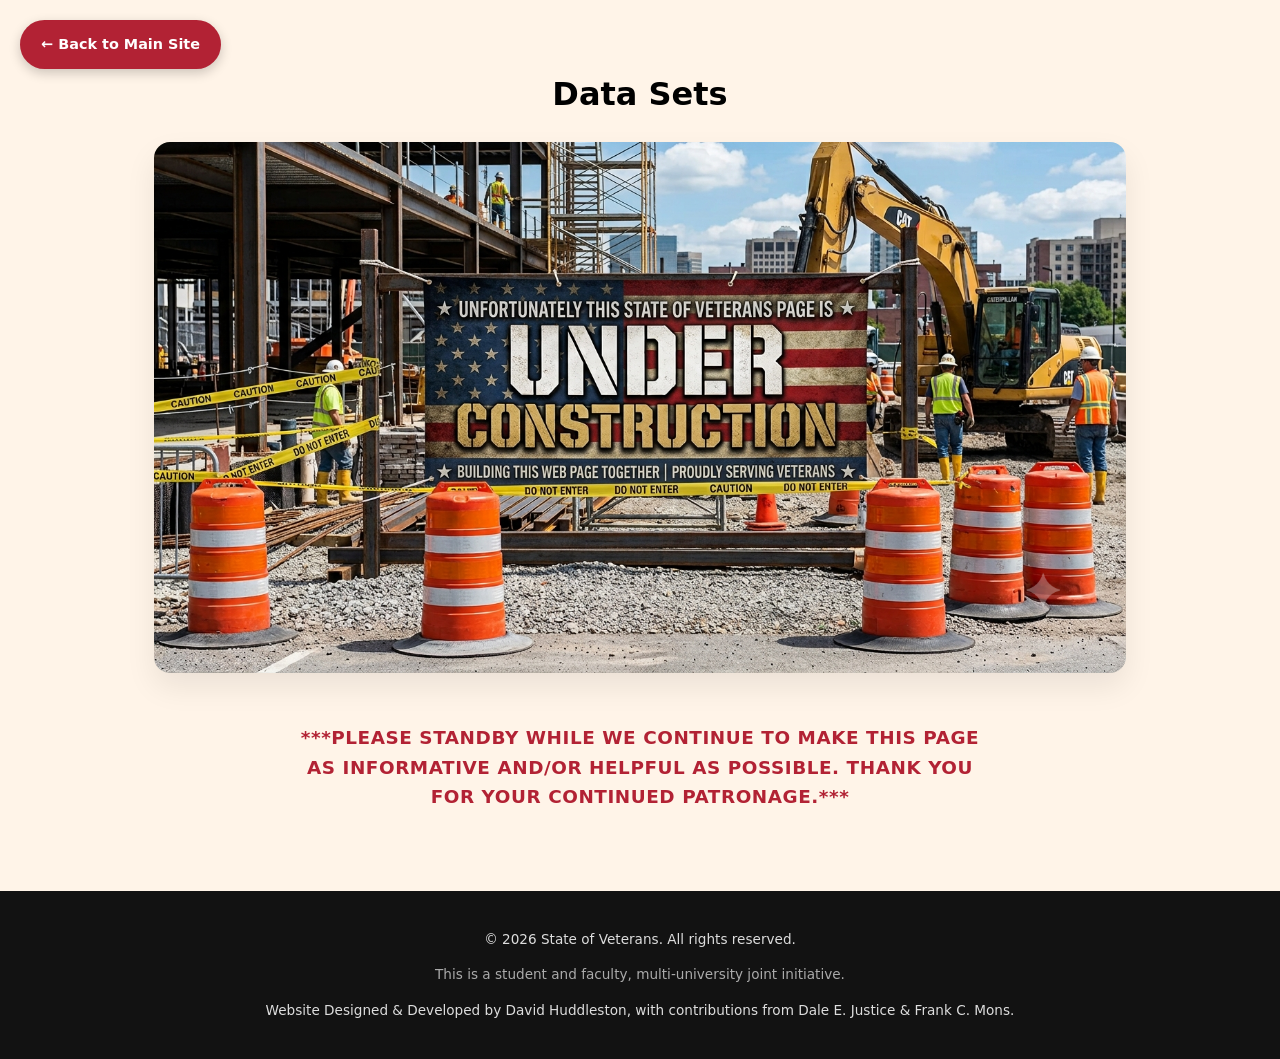
<file: data-sets.html>
<!DOCTYPE html>
<html lang="en">
<head>
    <meta charset="UTF-8" />
    <meta name="viewport" content="width=device-width, initial-scale=1.0" />
    <title>Data Sets - State of Veterans</title>
    <link rel="icon" type="image/png" href="images/Official Logo.png?v=2" />
    <link rel="stylesheet" href="styles.1.css" />

    <style>
        body {
            background-color: #fff4e8; /* warm cream orange background */
        }

        .under-construction-wrapper {
            display: flex;
            flex-direction: column;
            align-items: center;
            justify-content: center;
            text-align: center;
            padding: 3rem 1.5rem;
            min-height: calc(100vh - 200px);
            width: 100%;
            max-width: 1200px; 
            margin: 0 auto;
        }

        .construction-img {
            width: 95%;
            max-width: 1100px;
            height: auto;
            border-radius: var(--border-radius);
            box-shadow: var(--shadow-soft);
            margin-bottom: 2rem;
        }

        .construction-msg {
            max-width: 700px;
            font-size: 1.15rem;
            font-weight: 700;
            color: var(--primary);
            letter-spacing: 0.03em;
            line-height: 1.6;
            margin-bottom: 2rem;
            text-transform: uppercase;
        }

        .floating-home-btn {
            position: fixed;
            top: 20px;
            left: 20px;
            z-index: 10000;
            padding: 0.7rem 1.2rem;
            background: var(--primary);
            color: #ffffff;
            border: 2px solid transparent;
            border-radius: 999px;
            text-decoration: none;
            font-family: system-ui, -apple-system, sans-serif;
            font-weight: 600;
            font-size: 0.9rem;
            box-shadow: 0 4px 12px rgba(0, 0, 0, 0.2);
            transition: background 0.2s ease;
        }

        .floating-home-btn:hover {
            background: #6b1430;
        }
    </style>
</head>
<body>

    <!-- Back to Main Site Floating Button -->
    <a href="index.html" class="floating-home-btn">← Back to Main Site</a>

    <main class="container">
        <div class="under-construction-wrapper">
            <h1>Data Sets</h1>
            
            
            <!-- Under Construction Image -->
            <img src="images/Webpage Under Construction.png" alt="Under Construction" class="construction-img" />

            <!-- Under Construction Notice -->
            <p class="construction-msg">
                ***PLEASE STANDBY WHILE WE CONTINUE TO MAKE THIS PAGE AS INFORMATIVE AND/OR HELPFUL AS POSSIBLE. THANK YOU FOR YOUR CONTINUED PATRONAGE.***
            </p>

            
        </div>
    </main>

     <!-- Footer -->
    <footer class="site-footer">
        <div class="container footer-content">
            <p>&copy; <span id="year"></span> State of Veterans. All rights reserved.</p>
            <p class="footer-note">
                This is a student and faculty, multi-university joint initiative.
            </p>
            <p class="footer-signature">Website Designed & Developed by David Huddleston, with contributions from Dale E. Justice & Frank C. Mons.</p>
        </div>
    </footer>

    <script>
        document.getElementById("year").textContent = new Date().getFullYear();
    </script>
</body>


<!-- Website Designed & Developed by David Huddleston, with contributions from Dale E. Justice & Frank C. Mons.
 * Copyright (c) 2026 David Huddleston. All rights reserved.
 * Lead Website Development | Full-Stack Web Developer
 * Unauthorized copying, modification, or distribution is strictly prohibited.
 -->
</file>
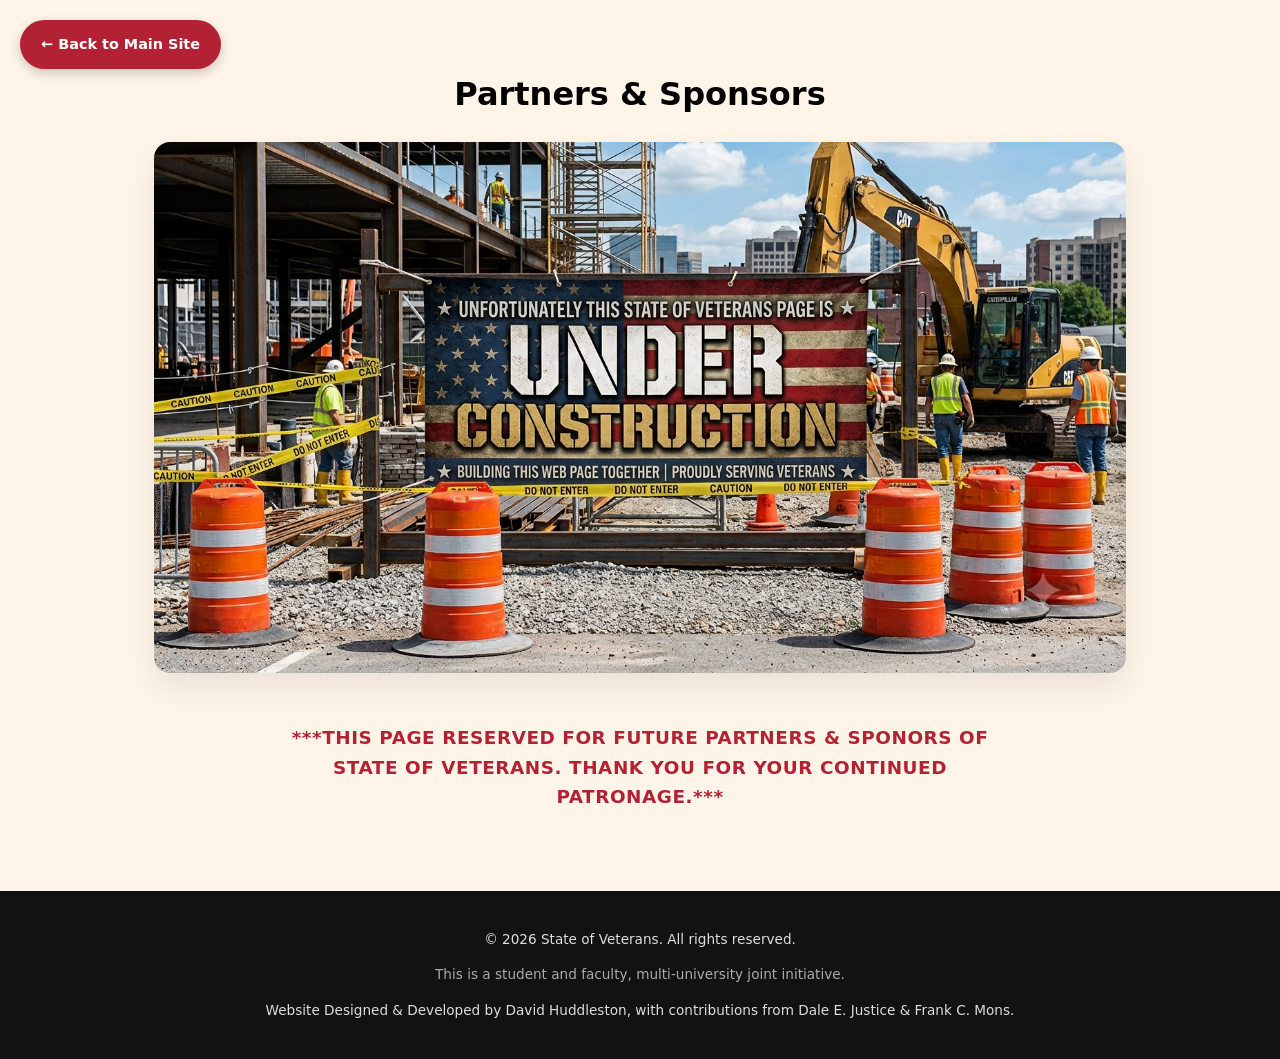
<file: partners-sponsors.html>
<!DOCTYPE html>
<html lang="en">
<head>
    <meta charset="UTF-8" />
    <meta name="viewport" content="width=device-width, initial-scale=1.0" />
    <title>Partners and Sponsors - State of Veterans</title>
    <link rel="icon" type="image/png" href="images/Official Logo.png?v=2" />
    <link rel="stylesheet" href="styles.1.css" />

    <style>
        body {
            background-color: #fff4e8; /* warm cream orange background */
        }

        .under-construction-wrapper {
            display: flex;
            flex-direction: column;
            align-items: center;
            justify-content: center;
            text-align: center;
            padding: 3rem 1.5rem;
            min-height: calc(100vh - 200px);
            width: 100%;
            max-width: 1200px; 
            margin: 0 auto;
        }

        .construction-img {
            width: 95%;
            max-width: 1100px;
            height: auto;
            border-radius: var(--border-radius);
            box-shadow: var(--shadow-soft);
            margin-bottom: 2rem;
        }

        .construction-msg {
            max-width: 700px;
            font-size: 1.15rem;
            font-weight: 700;
            color: var(--primary);
            letter-spacing: 0.03em;
            line-height: 1.6;
            margin-bottom: 2rem;
            text-transform: uppercase;
        }

        .floating-home-btn {
            position: fixed;
            top: 20px;
            left: 20px;
            z-index: 10000;
            padding: 0.7rem 1.2rem;
            background: var(--primary);
            color: #ffffff;
            border: 2px solid transparent;
            border-radius: 999px;
            text-decoration: none;
            font-family: system-ui, -apple-system, sans-serif;
            font-weight: 600;
            font-size: 0.9rem;
            box-shadow: 0 4px 12px rgba(0, 0, 0, 0.2);
            transition: background 0.2s ease;
        }

        .floating-home-btn:hover {
            background: #6b1430;
        }
    </style>
</head>
<body>

    <!-- Back to Main Site Floating Button -->
    <a href="index.html" class="floating-home-btn">← Back to Main Site</a>

    <main class="container">
        <div class="under-construction-wrapper">
            <h1>Partners & Sponsors</h1>
            
            
            <!-- Under Construction Image -->
            <img src="images/Webpage Under Construction.png" alt="Under Construction" class="construction-img" />

            <!-- Under Construction Notice -->
            <p class="construction-msg">
                ***THIS PAGE RESERVED FOR FUTURE PARTNERS & SPONORS OF STATE OF VETERANS. THANK YOU FOR YOUR CONTINUED PATRONAGE.***
            </p>

            
        </div>
    </main>

     <!-- Footer -->
    <footer class="site-footer">
        <div class="container footer-content">
            <p>&copy; <span id="year"></span> State of Veterans. All rights reserved.</p>
            <p class="footer-note">
                This is a student and faculty, multi-university joint initiative.
            </p>
            <p class="footer-signature">Website Designed & Developed by David Huddleston, with contributions from Dale E. Justice & Frank C. Mons.</p>
        </div>
    </footer>

    <script>
        document.getElementById("year").textContent = new Date().getFullYear();
    </script>
</body>

<!-- Website Designed & Developed by David Huddleston, with contributions from Dale E. Justice & Frank C. Mons.
 * Copyright (c) 2026 State of Veterans. All Rights Reserved
 * Unauthorized copying, modification, or distribution is strictly prohibited.
 -->
</file>
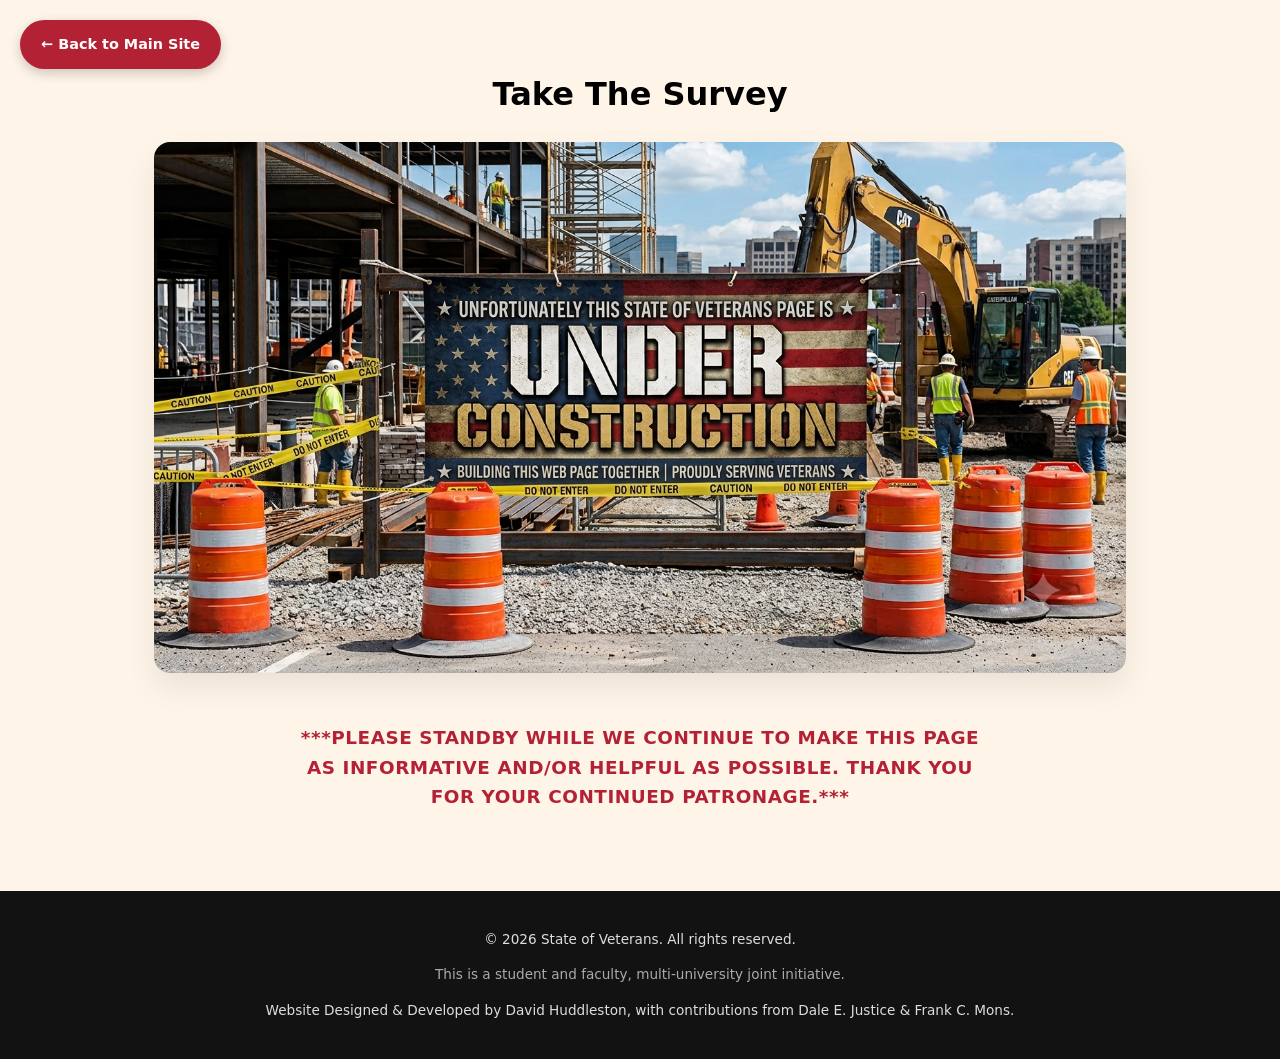
<file: take-the-survey.html>
<!DOCTYPE html>
<html lang="en">
<head>
    <meta charset="UTF-8" />
    <meta name="viewport" content="width=device-width, initial-scale=1.0" />
    <title>Take The Survey - State of Veterans</title>
    <link rel="icon" type="image/png" href="images/Official Logo.png?v=2" />
    <link rel="stylesheet" href="styles.1.css" />

    <style>
        body {
            background-color: #fff4e8; /* warm cream orange background */
        }

        .under-construction-wrapper {
            display: flex;
            flex-direction: column;
            align-items: center;
            justify-content: center;
            text-align: center;
            padding: 3rem 1.5rem;
            min-height: calc(100vh - 200px);
            width: 100%;
            max-width: 1200px; 
            margin: 0 auto;
        }

        .construction-img {
            width: 95%;
            max-width: 1100px;
            height: auto;
            border-radius: var(--border-radius);
            box-shadow: var(--shadow-soft);
            margin-bottom: 2rem;
        }

        .construction-msg {
            max-width: 700px;
            font-size: 1.15rem;
            font-weight: 700;
            color: var(--primary);
            letter-spacing: 0.03em;
            line-height: 1.6;
            margin-bottom: 2rem;
            text-transform: uppercase;
        }

        .floating-home-btn {
            position: fixed;
            top: 20px;
            left: 20px;
            z-index: 10000;
            padding: 0.7rem 1.2rem;
            background: var(--primary);
            color: #ffffff;
            border: 2px solid transparent;
            border-radius: 999px;
            text-decoration: none;
            font-family: system-ui, -apple-system, sans-serif;
            font-weight: 600;
            font-size: 0.9rem;
            box-shadow: 0 4px 12px rgba(0, 0, 0, 0.2);
            transition: background 0.2s ease;
        }

        .floating-home-btn:hover {
            background: #6b1430;
        }
    </style>
</head>
<body>

    <!-- Back to Main Site Floating Button -->
    <a href="index.html" class="floating-home-btn">← Back to Main Site</a>

    <main class="container">
        <div class="under-construction-wrapper">
            <h1>Take The Survey</h1>
            
            
            <!-- Under Construction Image -->
            <img src="images/Webpage Under Construction.png" alt="Under Construction" class="construction-img" />

            <!-- Under Construction Notice -->
            <p class="construction-msg">
                ***PLEASE STANDBY WHILE WE CONTINUE TO MAKE THIS PAGE AS INFORMATIVE AND/OR HELPFUL AS POSSIBLE. THANK YOU FOR YOUR CONTINUED PATRONAGE.***
            </p>

        </div>
    </main>

    <!-- Footer -->
    <footer class="site-footer">
        <div class="container footer-content">
            <p>&copy; <span id="year"></span> State of Veterans. All rights reserved.</p>
            <p class="footer-note">
                This is a student and faculty, multi-university joint initiative.
            </p>
            <p class="footer-signature">Website Designed & Developed by David Huddleston, with contributions from Dale E. Justice & Frank C. Mons.</p>
        </div>
    </footer>

    <script>
        document.getElementById("year").textContent = new Date().getFullYear();
    </script>
</body>
</html>

<!-- Website Designed & Developed by David Huddleston, with contributions from Dale E. Justice & Frank C. Mons.
 * Copyright (c) 2026 State of Veterans. All Rights Reserved
 * Unauthorized copying, modification, or distribution is strictly prohibited.
 -->
</file>
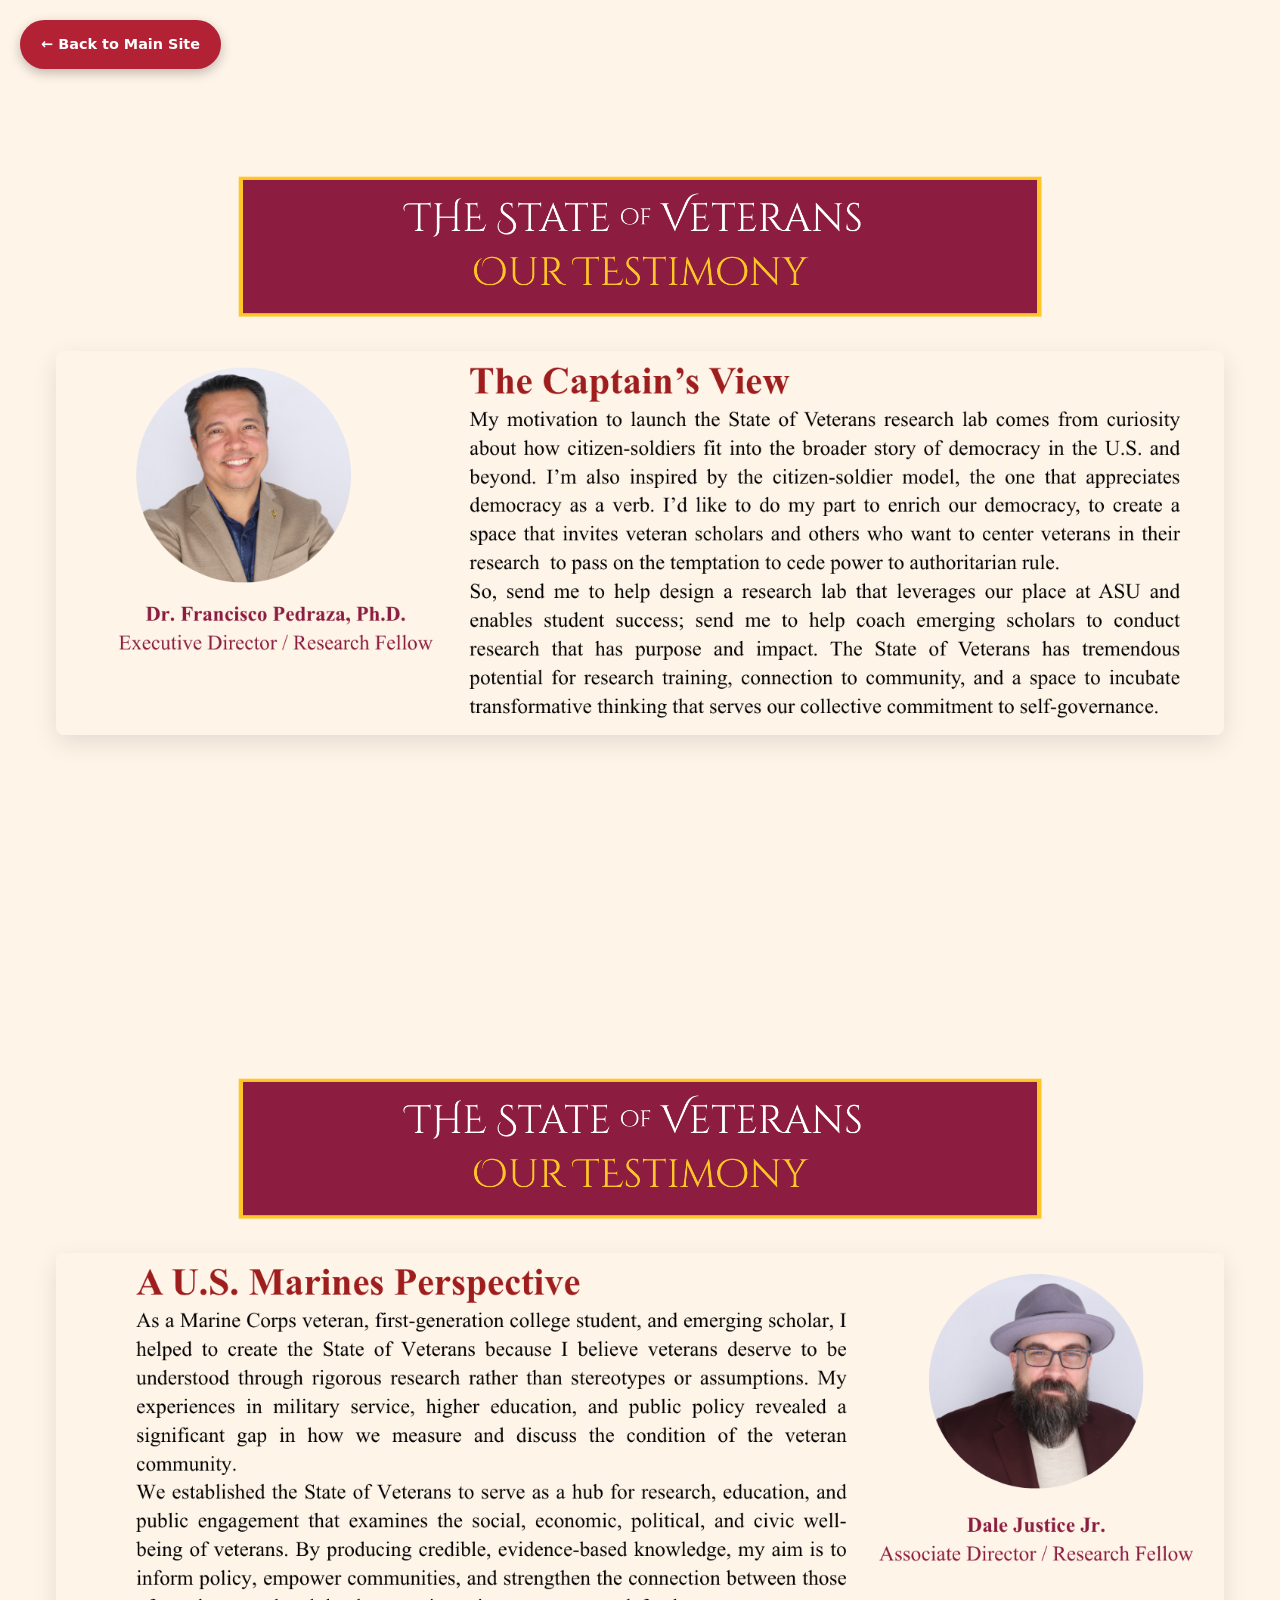
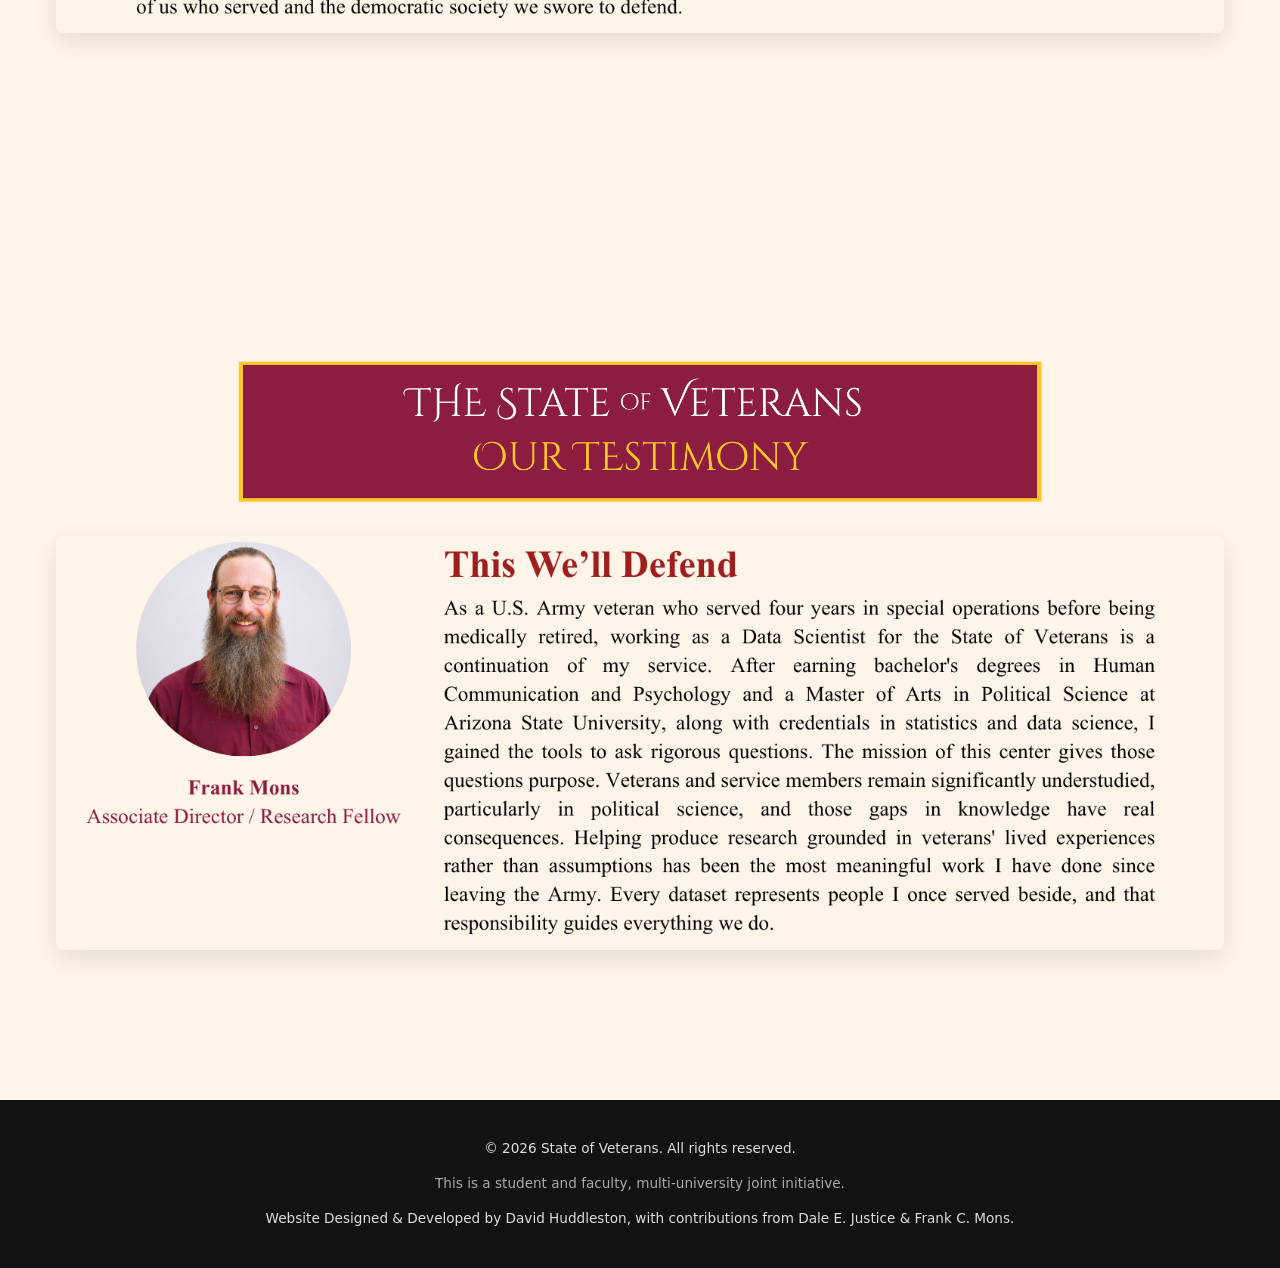
<file: testimonial-page-1.html>
<!DOCTYPE html>
<html lang="en">
<head>
    <meta charset="UTF-8" />
    <meta name="viewport" content="width=device-width, initial-scale=1.0" />
    <title>Testimonials Page 1 - State of Veterans</title>
    <link rel="icon" type="image/png" href="images/Official Logo.png?v=2" />
    <link rel="stylesheet" href="styles.1.css" />

    <style>
        body { 
            margin: 0; 
            background: #fff4e8; 
        }

        .testimony-container {
            width: 100%;
            max-width: 1200px;
            margin: 0 auto;
            display: flex;
            flex-direction: column;
        }

        .testimonial-block {
            width: 100%;
            min-height: 100vh;
            display: flex;
            flex-direction: column;
            align-items: center;
            justify-content: center;
            padding: 2rem 1rem;
            box-sizing: border-box;
            scroll-snap-align: start;
            scroll-margin-top: 0px;
            page-break-before: always;
            break-before: page;
            gap: 1.5rem;
        }

        .testimonial-block:first-of-type {
            page-break-before: auto;
            break-before: auto;
        }

        .testimonial-img {
            display: block;
            width: 100%;
            max-height: calc(80vh - 5rem);
            object-fit: contain;
            border-radius: 8px;
            box-shadow: 0 8px 24px rgba(0, 0, 0, 0.1);
        }

        .title-img-inline {
            width: 100%;
            max-height: 18vh;
            object-fit: contain;
            box-shadow: none;
            border-radius: 0;
        }

        .floating-home-btn {
            position: fixed;
            top: 20px;
            left: 20px;
            z-index: 10000;
            padding: 0.7rem 1.2rem;
            background: #b22234;
            color: #ffffff;
            border: 2px solid transparent;
            border-radius: 999px;
            text-decoration: none;
            font-family: system-ui, -apple-system, sans-serif;
            font-weight: 600;
            font-size: 0.9rem;
            box-shadow: 0 4px 12px rgba(0, 0, 0, 0.25);
            transition: background-color 0.2s ease;
        }

        .floating-home-btn:hover {
            background: #6b1430;
        }
    </style>
</head>
<body>

    <a href="index.html#who-we-are" class="floating-home-btn">← Back to Main Site</a>

    <main class="testimony-container">
        <!-- Dr. Francisco Pedraza -->
        <div id="pedraza" class="testimonial-block">
            <img src="images/testimony-title.png" alt="Testimonials Title" class="title-img-inline" />
            <img src="images/pedrazza-testimonial.png" alt="Dr. Francisco Pedraza Testimonial" class="testimonial-img" />
        </div>

        <!-- Dale Justice Jr. -->
        <div id="justice" class="testimonial-block">
            <img src="images/testimony-title.png" alt="Testimonials Title" class="title-img-inline" />
            <img src="images/justice-testimonial.png" alt="Dale Justice Jr. Testimonial" class="testimonial-img" />
        </div>

        <!-- Frank Mons -->
        <div id="mons" class="testimonial-block">
            <img src="images/testimony-title.png" alt="Testimonials Title" class="title-img-inline" />
            <img src="images/mons-testimonial.png" alt="Frank Mons Testimonial" class="testimonial-img" />
        </div>
    </main>

    <!-- Footer -->
    <footer class="site-footer">
        <div class="container footer-content">
            <p>&copy; <span id="year"></span> State of Veterans. All rights reserved.</p>
            <p class="footer-note">
                This is a student and faculty, multi-university joint initiative.
            </p>
            <p class="footer-signature">Website Designed & Developed by David Huddleston, with contributions from Dale E. Justice & Frank C. Mons.</p>
        </div>
    </footer>

    <script>
        document.getElementById("year").textContent = new Date().getFullYear();
    </script>

</body>
</html>

<!-- Website Designed & Developed by David Huddleston, with contributions from Dale E. Justice & Frank C. Mons.
 * Copyright (c) 2026 State of Veterans. All Rights Reserved
 * Unauthorized copying, modification, or distribution is strictly prohibited.
 -->
</file>
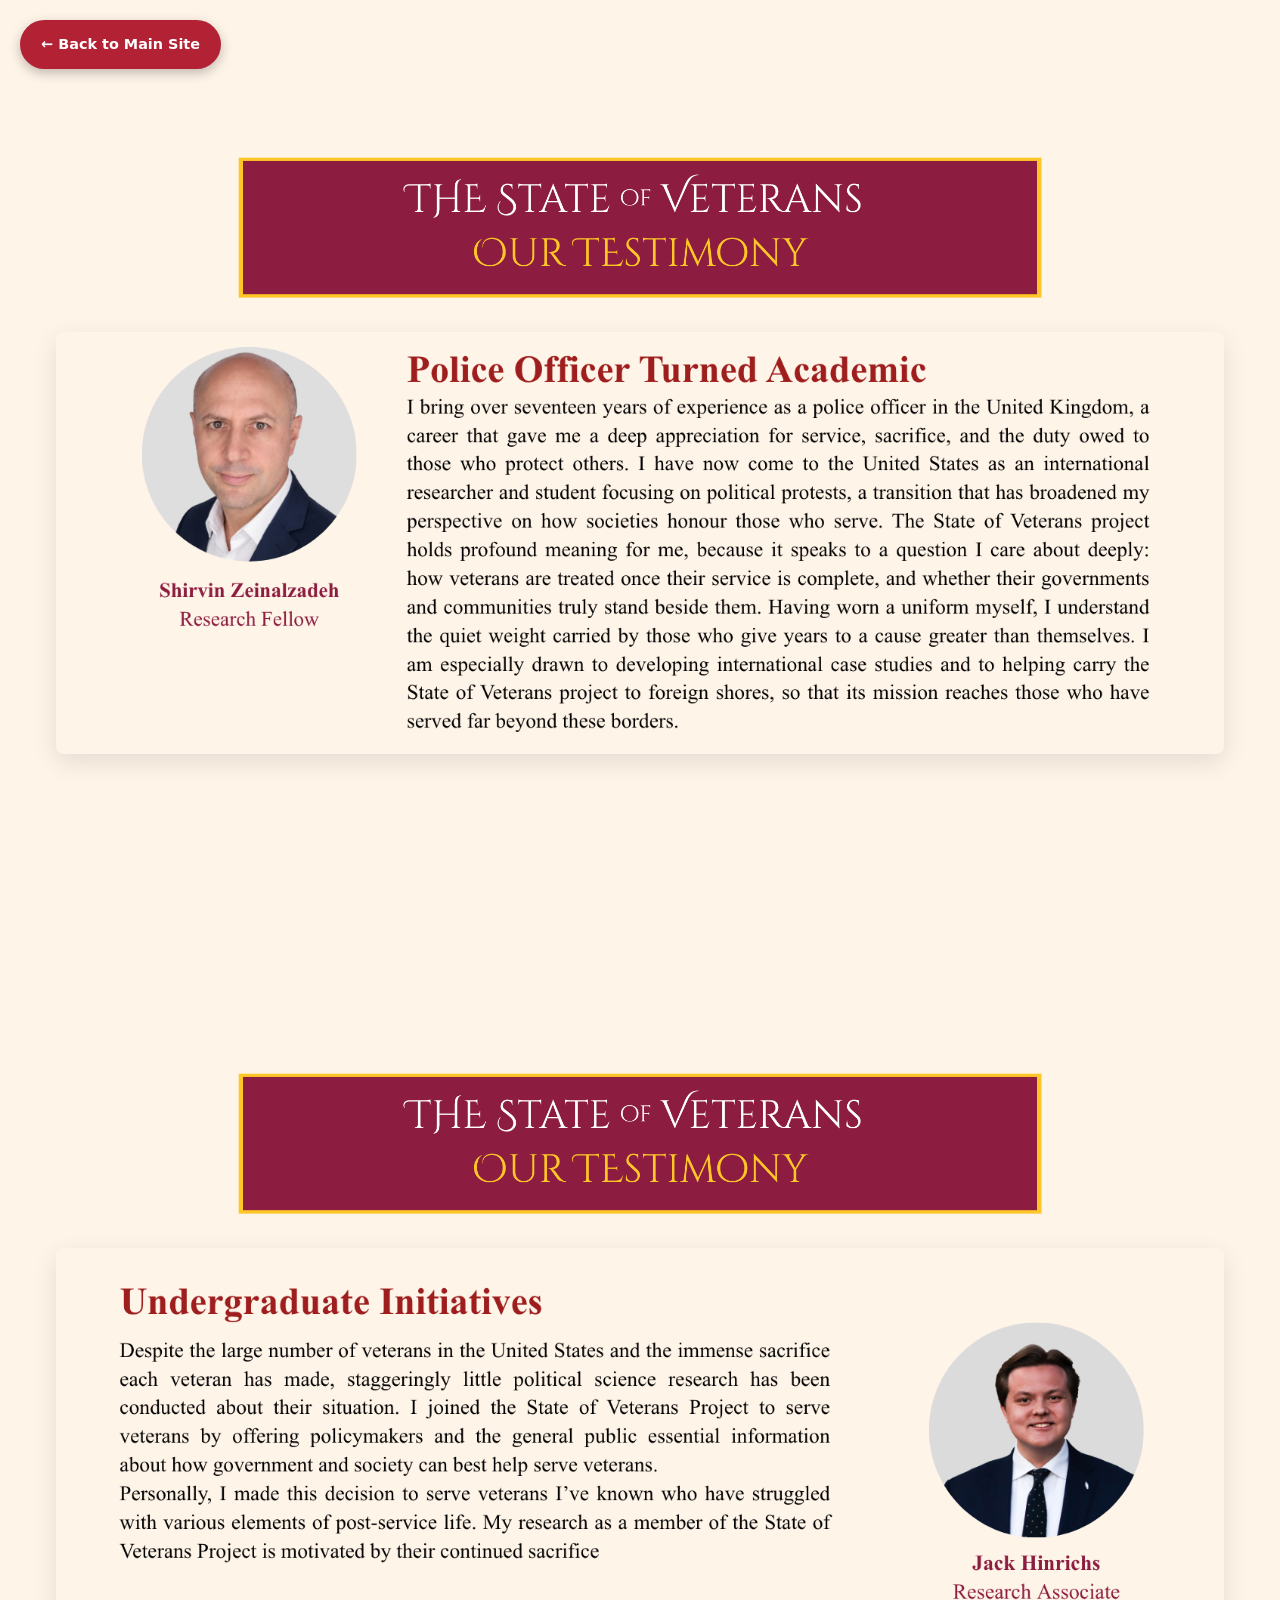
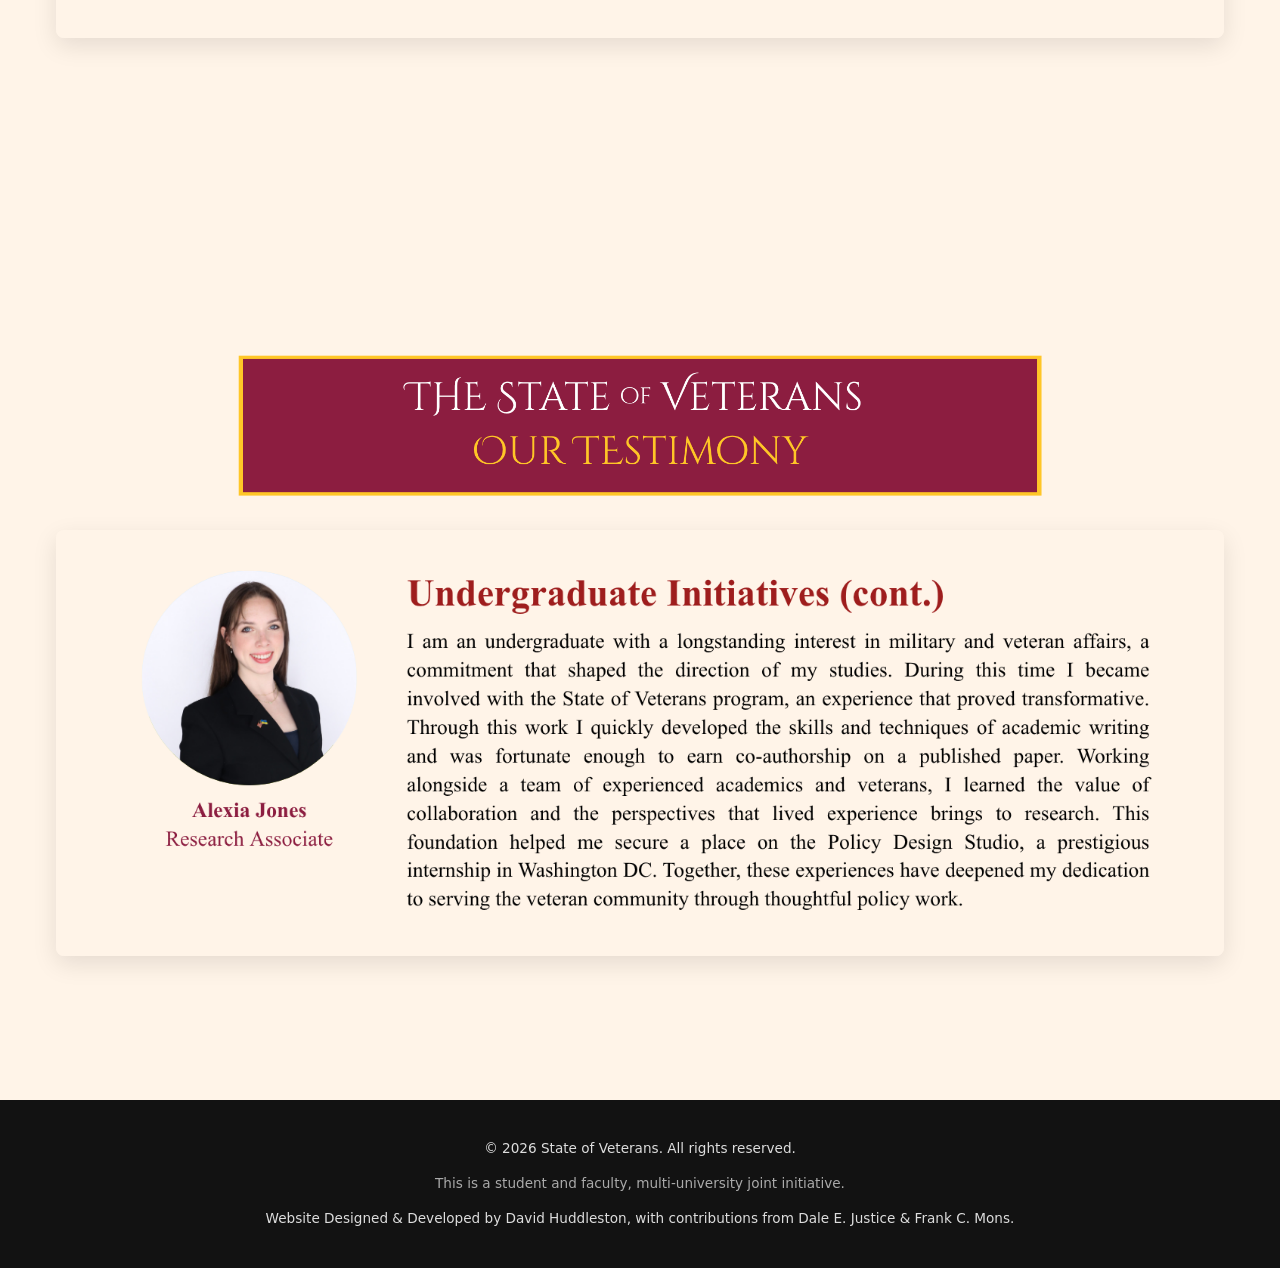
<file: testimonial-page-2.html>
<!DOCTYPE html>
<html lang="en">
<head>
    <meta charset="UTF-8" />
    <meta name="viewport" content="width=device-width, initial-scale=1.0" />
    <title>Testimonials Page 2 - State of Veterans</title>
    <link rel="icon" type="image/png" href="images/Official Logo.png?v=2" />
    <link rel="stylesheet" href="styles.1.css" />

    <style>
        body { 
            margin: 0; 
            background: #fff4e8; 
        }

        .testimony-container {
            width: 100%;
            max-width: 1200px;
            margin: 0 auto;
            display: flex;
            flex-direction: column;
        }

        .testimonial-block {
            width: 100%;
            min-height: 100vh;
            display: flex;
            flex-direction: column;
            align-items: center;
            justify-content: center;
            padding: 2rem 1rem;
            box-sizing: border-box;
            scroll-snap-align: start;
            scroll-margin-top: 0px;
            page-break-before: always;
            break-before: page;
            gap: 1.5rem;
        }

        .testimonial-block:first-of-type {
            page-break-before: auto;
            break-before: auto;
        }

        .testimonial-img {
            display: block;
            width: 100%;
            max-height: calc(80vh - 5rem);
            object-fit: contain;
            border-radius: 8px;
            box-shadow: 0 8px 24px rgba(0, 0, 0, 0.1);
        }

        .title-img-inline {
            width: 100%;
            max-height: 18vh;
            object-fit: contain;
            box-shadow: none;
            border-radius: 0;
        }

        .floating-home-btn {
            position: fixed;
            top: 20px;
            left: 20px;
            z-index: 10000;
            padding: 0.7rem 1.2rem;
            background: #b22234;
            color: #ffffff;
            border: 2px solid transparent;
            border-radius: 999px;
            text-decoration: none;
            font-family: system-ui, -apple-system, sans-serif;
            font-weight: 600;
            font-size: 0.9rem;
            box-shadow: 0 4px 12px rgba(0, 0, 0, 0.25);
            transition: background-color 0.2s ease;
        }

        .floating-home-btn:hover {
            background: #6b1430;
        }
    </style>
</head>
<body>

    <a href="index.html#who-we-are" class="floating-home-btn">← Back to Main Site</a>

    <main class="testimony-container">
        <!-- Shirvin Zeinalzadeh -->
        <div id="shirvin" class="testimonial-block">
            <img src="images/testimony-title.png" alt="Testimonials Title" class="title-img-inline" />
            <img src="images/shirvin-testimonial.png" alt="Shirvin Zeinalzadeh Testimonial" class="testimonial-img" />
        </div>

        <!-- Jack Hinrichs -->
        <div id="jack" class="testimonial-block">
            <img src="images/testimony-title.png" alt="Testimonials Title" class="title-img-inline" />
            <img src="images/jack-testimonial.png" alt="Jack Hinrichs Testimonial" class="testimonial-img" />
        </div>

        <!-- Alexia Jones -->
        <div id="alexia" class="testimonial-block">
            <img src="images/testimony-title.png" alt="Testimonials Title" class="title-img-inline" />
            <img src="images/alexia-testimonial.png" alt="Alexia Jones Testimonial" class="testimonial-img" />
        </div>
    </main>

    <!-- Footer -->
    <footer class="site-footer">
        <div class="container footer-content">
            <p>&copy; <span id="year"></span> State of Veterans. All rights reserved.</p>
            <p class="footer-note">
                This is a student and faculty, multi-university joint initiative.
            </p>
            <p class="footer-signature">Website Designed & Developed by David Huddleston, with contributions from Dale E. Justice & Frank C. Mons.</p>
        </div>
    </footer>

    <script>
        document.getElementById("year").textContent = new Date().getFullYear();
    </script>

</body>
</html>

<!-- Website Designed & Developed by David Huddleston, with contributions from Dale E. Justice & Frank C. Mons.
 * Copyright (c) 2026 State of Veterans. All Rights Reserved
 * Unauthorized copying, modification, or distribution is strictly prohibited.
 -->
</file>
<file: styles.1.css>
/* ================= BASE VARIABLES ================= */
:root {
  --primary: #b22234; /* USA red */
  --accent: #ffffff;  /* USA blue */
  --bg: #fff4e8;      /* Background main */
  --bg-alt: #fff4e8;  /* Background Alt  */
  --text-main: #000000;
  --text-muted: #4d4c4c;
  --white: #ffffff;
  --border-radius: 16px;
  --shadow-soft: 0 14px 30px rgba(0, 0, 0, 0.08);
}

/* ================= RESET ================= */
*,
*::before,
*::after {
  box-sizing: border-box;
}

html {
  scroll-behavior: auto;
}

body {
  margin: 0;
  font-family: system-ui, -apple-system, BlinkMacSystemFont, "Segoe UI", sans-serif;
  color: var(--text-main);
  background-color: var(--bg);
  line-height: 1.6;
}

/* ================= LAYOUT ================= */
.container {
  width: 100%;
  max-width: 1120px;
  margin: 0 auto;
  padding: 0 1.5rem;
}

.section {
  min-height: calc(100vh - 72px);
  padding: 4rem 0;
  scroll-margin-top: 72px;
}

.section-alt {
  background-color: var(--bg-alt);
}

.section h2 {
  margin-top: 0;
  margin-bottom: 0.75rem;
  font-size: 2rem;
}

.section-intro {
  max-width: 640px;
  color: var(--text-muted);
}

/* ================= HEADER / NAV ================= */
.site-header {
  position: relative;
  width: 100%;
  background-color: var(--bg);
  border-bottom: 1px solid rgba(0,0,0,0.08);
}

.nav-container {
  display: flex;
  align-items: center;
  justify-content: space-between;
  width: 100%;
  max-width: 100%;
  padding: 0.5rem 1rem;
  box-sizing: border-box;
}

/* Logo Block */
.logo {
  display: flex;
  align-items: center;
  gap: 0.5rem;
  text-decoration: none;
  flex-shrink: 0;
}

.sov-logo {
  height: 42px;
  width: auto;
}

.logo-text {
  display: flex;
  flex-direction: column;
  line-height: 1.05;
}

.logo-top {
  color: var(--primary);
  font-size: 0.78rem;
  font-weight: 700;
  letter-spacing: 0.02em;
  text-transform: uppercase;
  white-space: nowrap;
}

.logo-bottom {
  color: var(--primary);
  font-size: 1.15rem;
  font-weight: 800;
  letter-spacing: 0.02em;
  text-transform: uppercase;
  white-space: nowrap;
}

/* ================= MAIN NAVIGATION (DESKTOP) ================= */
.main-nav {
  flex: 1 1 auto;
}

.main-nav ul {
  display: flex;
  flex-direction: row;
  flex-wrap: wrap; /* Allows a clean second line on tighter screens */
  justify-content: flex-end;
  align-items: center;
  gap: 0.25rem 0.75rem; /* Generous horizontal & vertical spacing */
  list-style: none;
  margin: 0;
  padding: 0;
}

.main-nav a {
  text-decoration: none;
  font-size: 0.95rem; /* Increased size significantly */
  color: var(--text-main);
  font-weight: 600;
  padding: 6px 8px;
  transition: color 0.2s ease;
  white-space: nowrap;
}

.main-nav a:hover {
  color: var(--primary);
}

.nav-toggle {
  display: none;
  border: none;
  background: transparent;
  font-size: 1.5rem;
  cursor: pointer;
}

/* ================= HERO ================= */
.hero {
  position: relative;
  min-height: calc(100vh - 72px);
  display: flex;
  align-items: center;
  background-image:
    linear-gradient(rgba(0, 0, 0, 0.45), rgba(0, 0, 0, 0.45)),
    url("images/sov-hero_no-words.png");
  background-size: cover;
  background-position: center;
  background-repeat: no-repeat;
  scroll-margin-top: 72px;
}

.hero-content {
  width: 100%;
}

.hero-text {
  max-width: 720px;
  margin: 0 auto;
  text-align: center;
  position: relative;
  z-index: 2;
  padding-top: 1rem;
}

.hero-logo {
  display: block;
  max-width: 220px;
  width: 100%;
  height: auto;
  margin: 0 auto 1.5rem;
}

.hero h1 {
  font-size: 2.4rem;
  margin-bottom: 1rem;
  color: #ffffff;
}

.hero p {
  font-size: 1.05rem;
  margin-bottom: 1.75rem;
  color: #ffffff;
}

.hero-actions {
  display: flex;
  justify-content: center;
  gap: 1rem;
}

/* ================= BUTTONS ================= */
.btn {
  display: inline-flex;
  align-items: center;
  justify-content: center;
  padding: 0.65rem 1.4rem;
  border-radius: 999px;
  font-size: 0.95rem;
  font-weight: 600;
  text-decoration: none;
  border: 2px solid transparent;
  cursor: pointer;
}

.btn-primary {
  background-color: var(--primary);
  color: var(--white);
}

.btn-primary:hover {
  background-color: #6b1430;
}

.btn-outline {
  background-color: transparent;
  color: #ffffff;
  border-color: #ffffff;
}

.btn-outline:hover {
  background-color: rgba(255, 255, 255, 0.15);
}

.btn-red {
  background-color: #d62828;
  color: #ffffff;
  border-color: #d62828;
}

.btn-red:hover {
  background-color: #b81f1f;
  border-color: #b81f1f;
}

.btn-white-blue {
  background-color: #ffffff;
  color: #1e5eff;
  border-color: #1e5eff;
}

.btn-white-blue:hover {
  background-color: #f5f8ff;
  color: #1e5eff;
}

.btn-blue {
  background-color: #1e5eff;
  color: #ffffff;
  border-color: #1e5eff;
}

.btn-blue:hover {
  background-color: #174cd1;
  border-color: #174cd1;
}

/* ================= TWO COLUMN ================= */
.two-column {
  display: grid;
  grid-template-columns: minmax(0, 2fr) minmax(0, 1.4fr);
  gap: 2.5rem;
  align-items: flex-start;
}

/* ================= CARDS ================= */
.cards-grid {
  display: grid;
  grid-template-columns: repeat(3, minmax(0, 1fr));
  gap: 1.75rem;
  margin-top: 1.75rem;
}

@media (max-width: 900px) {
  .cards-grid {
    grid-template-columns: repeat(2, minmax(0, 1fr));
  }
}

@media (max-width: 768px) {
  .cards-grid {
    grid-template-columns: 1fr;
  }
}

.card {
  background-color: var(--white);
  border-radius: var(--border-radius);
  padding: 1.5rem;
  box-shadow: var(--shadow-soft);
}

.card h3 {
  margin-top: 0;
  margin-bottom: 0.5rem;
}

.card p {
  margin: 0.25rem 0;
}

.card .meta {
  margin-top: 0.75rem;
  font-size: 0.85rem;
  color: var(--text-muted);
}

.card .news-card-img {
  width: 100%;
  height: 180px;
  object-fit: contain;
  background-color: #f8f9fa;
  border-radius: 8px;
  margin-bottom: 1rem;
  display: block;
}

/* ================= HIGHLIGHT ================= */
.highlight-box {
  background-color: #ffffff;
  border-radius: var(--border-radius);
  padding: 1.5rem;
  box-shadow: 0 8px 20px rgba(0, 0, 0, 0.06);
}

.highlight-box h3 {
  margin-top: 0;
}

#what-motivates-us,
#who-we-are {
  scroll-margin-top: 72px;
}

/* ================= LISTS ================= */
.checklist {
  padding-left: 1.2rem;
}

.checklist li {
  margin-bottom: 0.35rem;
}

.link-list {
  list-style: none;
  padding-left: 0;
}

.link-list li {
  margin-bottom: 0.5rem;
}

/* ================= CONTACT FORM ================= */
.contact-form {
  background-color: var(--white);
  border-radius: var(--border-radius);
  padding: 1.5rem;
  box-shadow: var(--shadow-soft);
}

.form-group {
  margin-bottom: 1rem;
}

.form-group label {
  display: block;
  margin-bottom: 0.25rem;
  font-weight: 600;
  font-size: 0.9rem;
}

.form-group input,
.form-group select,
.form-group textarea {
  width: 100%;
  padding: 0.5rem 0.6rem;
  border-radius: 0.5rem;
  border: 1px solid #d0d0d0;
  font-size: 0.95rem;
  font-family: inherit;
}

/* ================= FOOTER ================= */
.site-footer {
  padding: 1.5rem 0;
  background-color: #121212;
  color: #dddddd;
  font-size: 0.85rem;
}

.footer-content {
  text-align: center;
}

.footer-note {
  margin-top: 0.25rem;
  color: #aaaaaa;
}

.underline-title {
  text-decoration: underline;
  font-weight: 600;
}

/* ================= TEAM SECTION ================= */
.team-image-wrapper {
  margin-top: 2rem;
  text-align: center;
}

.team-photo-map {
  position: relative;
  display: inline-block;
  width: 100%;
  max-width: 1000px;
}

.team-full-image {
  display: block;
  width: 100%;
  height: auto;
  border-radius: 16px;
  box-shadow: var(--shadow-soft);
  margin: 0 auto;
}

.team-hotspot {
  position: absolute;
  display: block;
  background: transparent;
  border: none;
  box-shadow: none;
  cursor: pointer;
}

.pedraza { top: -5%; left: 6%; width: 28%; height: 28%; }
.justice { top: -5%; left: 36%; width: 28%; height: 28%; }
.mons { top: -5%; left: 66%; width: 28%; height: 28%; }
.shirvin { top: 23%; left: 66%; width: 28%; height: 28%; }
.jack { top: 48%; left: 36%; width: 28%; height: 28%; }
.alexia { top: 48%; left: 66%; width: 28%; height: 28%; }

.team-hotspot:hover,
.team-hotspot:focus {
  outline: none;
}

/* ================= MILITARY BRANCHES HOTSPOTS ================= */
.branch-photo-map {
  position: relative;
  display: inline-block;
  width: 100%;
  max-width: 850px;
}

.branch-full-image {
  display: block;
  width: 100%;
  height: auto;
  object-fit: contain;
}

.branch-hotspot {
  position: absolute;
  display: block;
  background: transparent;
  border: none;
  box-shadow: none;
  cursor: pointer;
}

.branch-hotspot:hover,
.branch-hotspot:focus {
  outline: none;
}

.branch-hotspot.air-force { top: 27%; left: 2.5%; width: 15.5%; height: 60%; }
.branch-hotspot.navy { top: 27%; left: 18.5%; width: 15.5%; height: 60%; }
.branch-hotspot.space-force { top: 27%; left: 34.2%; width: 15.5%; height: 60%; }
.branch-hotspot.army { top: 27%; left: 50%; width: 15.5%; height: 60%; }
.branch-hotspot.marines { top: 27%; left: 66%; width: 15.5%; height: 60%; }
.branch-hotspot.coast-guard { top: 27%; left: 81.8%; width: 15.5%; height: 60%; }

/* ================= CRISIS LINE ================= */
.crisis-line-only {
  padding: 2rem 0;
}

.crisis-image-link {
  display: block;
  width: 100%;
  text-decoration: none;
}

.crisis-image-only {
  display: block;
  width: 100%;
  max-width: 1000px;
  height: auto;
  margin: 0 auto;
}

/* ================= FLOATING CONTROLS ================= */
.floating-controls {
  position: fixed !important;
  bottom: 30px !important;
  right: 30px !important;
  display: flex !important;
  flex-direction: column !important;
  gap: 12px !important; 
  z-index: 99999 !important;
}

.back-to-top {
  position: static !important; 
  display: inline-flex;
  align-items: center;
  justify-content: center;
  width: 130px !important; 
  height: auto !important;
  padding: 12px 0 !important;
  box-sizing: border-box !important;
  text-align: center !important;
  background: #ffffff;
  color: #000000;
  border: 2px solid #000000;
  border-radius: 999px;
  text-decoration: none;
  font-weight: 600;
  font-size: 0.9rem;
  box-shadow: 0 4px 12px rgba(0, 0, 0, 0.15);
}

.back-to-top:hover {
  background: #f2f2f2;
}

.floating-btn.menu-btn {
  display: inline-flex;
  align-items: center;
  justify-content: center;
  width: 130px !important; 
  padding: 12px 0 !important;
  box-sizing: border-box !important;
  background-color: #1a237e;
  color: #ffffff !important;
  border: 2px solid #1a237e !important; 
  border-radius: 50px !important; 
  font-family: inherit;
  font-weight: bold;
  font-size: 14px;
  text-transform: uppercase;
  cursor: pointer;
  box-shadow: 0 4px 6px rgba(0,0,0,0.15);
  transition: background-color 0.2s ease;
  text-align: center !important;
}

.floating-btn.menu-btn:hover {
  background-color: #0d1b60;
  border-color: #0d1b60 !important;
}

/* Dialogue Modal Box */
.menu-dialogue {
  border: none;
  border-radius: 8px;
  padding: 24px;
  width: 90%;
  max-width: 400px;
  box-shadow: 0 10px 25px rgba(0,0,0,0.3);
  font-family: inherit;
  position: fixed;
  top: 50%;
  left: 50%;
  transform: translate(-50%, -50%);
  margin: 0;
}

.menu-dialogue::backdrop {
  background-color: rgba(0, 0, 0, 0.5);
  backdrop-filter: blur(2px);
}

.dialogue-header {
  display: flex;
  justify-content: space-between;
  align-items: center;
  margin-bottom: 10px;
}

.dialogue-header h3 {
  margin: 0;
  font-size: 1.25rem;
}

.close-btn {
  background: none;
  border: none;
  font-size: 2rem;
  line-height: 1;
  cursor: pointer;
  color: #666;
  padding: 0 5px;
}

.close-btn:hover {
  color: #000;
}

.menu-dialogue hr {
  border: 0;
  border-top: 1px solid #eee;
  margin-bottom: 15px;
}

.dialogue-nav ul {
  list-style: none;
  padding: 0;
  margin: 0;
  display: flex;
  flex-direction: column;
  gap: 12px;
}

.dialogue-nav a {
  display: block;
  color: #333;
  text-decoration: none;
  font-size: 1.1rem;
  font-weight: 500;
  padding: 8px 4px;
  transition: color 0.2s ease;
}

.dialogue-nav a:hover {
  color: #b22234; 
}

/* ================= MOBILE RESPONSIVE ================= */
@media (max-width: 768px) {
  .nav-container {
    justify-content: space-between;
  }

  .main-nav {
    position: absolute;
    top: 100%;
    right: 0;
    background-color: var(--white);
    box-shadow: 0 8px 18px rgba(0, 0, 0, 0.15);
    border-radius: 0 0 0 16px;
    padding: 0.75rem 1.25rem;
    display: none;
    z-index: 999;
  }

  .main-nav.open {
    display: block;
  }

  .main-nav ul {
    flex-direction: column;
    align-items: flex-start;
    gap: 0.75rem;
  }

  .nav-toggle {
    display: block;
    z-index: 1000;
  }

  .hero,
  .section {
    min-height: calc(100vh - 60px);
  }

  .hero h1 {
    font-size: 2rem;
  }

  .hero-actions {
    flex-direction: column;
    align-items: stretch;
  }

  .two-column {
    grid-template-columns: 1fr;
  }
}

/* State of Veterans website */
/* Website Designed & Developed by David Huddleston, with contributions from Dale E. Justice & Frank C. Mons. */
/* Copyright (c) 2026 State of Veterans. All Rights Reserved. */
/* Unauthorized copying, modification, or distribution is strictly prohibited. */
</file>
